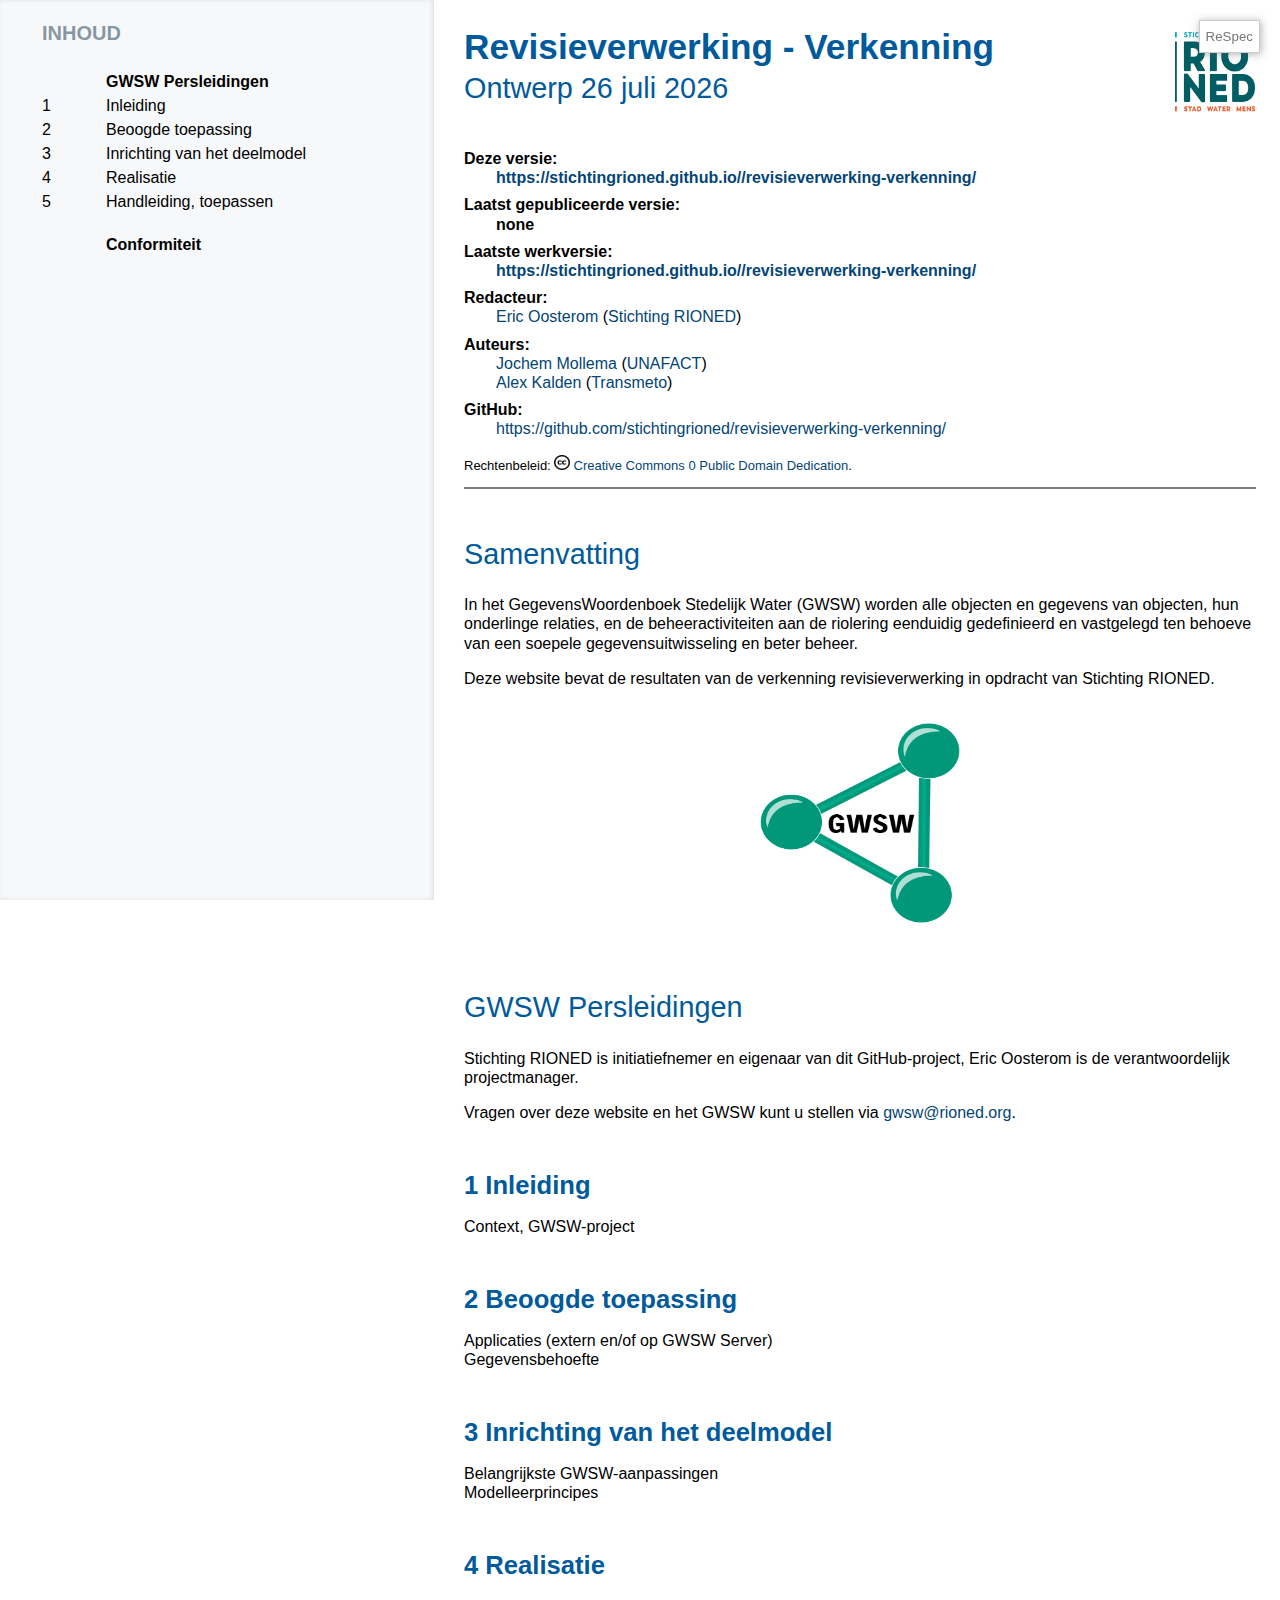
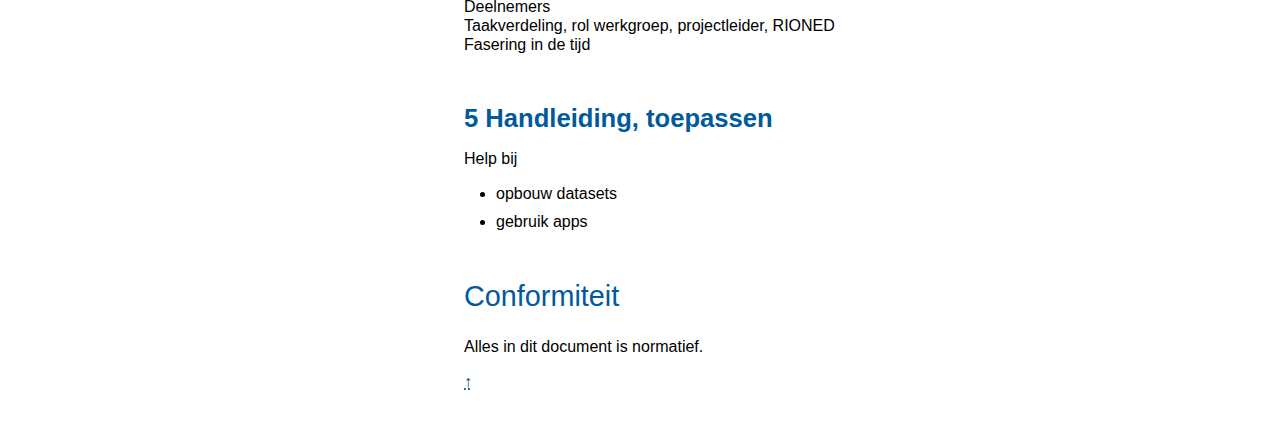
<file: index.html>
<!DOCTYPE html>
<html lang="nl">

<head>
  <meta charset='utf-8'>
  <meta name="viewport" content="width=device-width">
  <title>Revisieverwerking - Verkenning</title>
  <link rel='shortcut icon' type='image/x-icon' href='media/GWSW LogoSmall.ico.gif' />
  <script src='builds/respec-rioned.js' async class='remove'></script>
  <script src="./config.js" class='remove'></script>
</head>

<body>
  <script src="./reload.js" class='remove'></script> <!-- bouwfase (20230522) -->
  <!-- section data-format="markdown" data-include="bp-gwsw.md" --></section>

  <div id='abstract'>
    <p>
      In het GegevensWoordenboek Stedelijk Water (GWSW) worden alle objecten en gegevens van objecten, hun onderlinge
      relaties, en de beheeractiviteiten aan de riolering eenduidig gedefinieerd en vastgelegd ten behoeve van een
      soepele gegevensuitwisseling en beter beheer.
    </p>
    <p>
      Deze website bevat de resultaten van de verkenning revisieverwerking in opdracht van Stichting RIONED.
    </p>
  </div>
  <div id="logo">
    <a href="https://data.gwsw.nl" style="margin-top:2em;"><img class="logo" src="media/GWSW Logo.png"
        alt="GWSW Logo"></a>
  </div>
  <section data-format="markdown" data-include="main.md"></section>
  <!-- onderdruk de melding "niet normatief"
      <section class="informative" data-format="markdown" data-include="main.md"></section>
      -->

  <!-- This section is filled automatically by ReSpec. -->
  <!-- meldt "alles in dit document is (niet)normatief" -->
  <section id='conformance'></section>

</body>

</html>
</file>
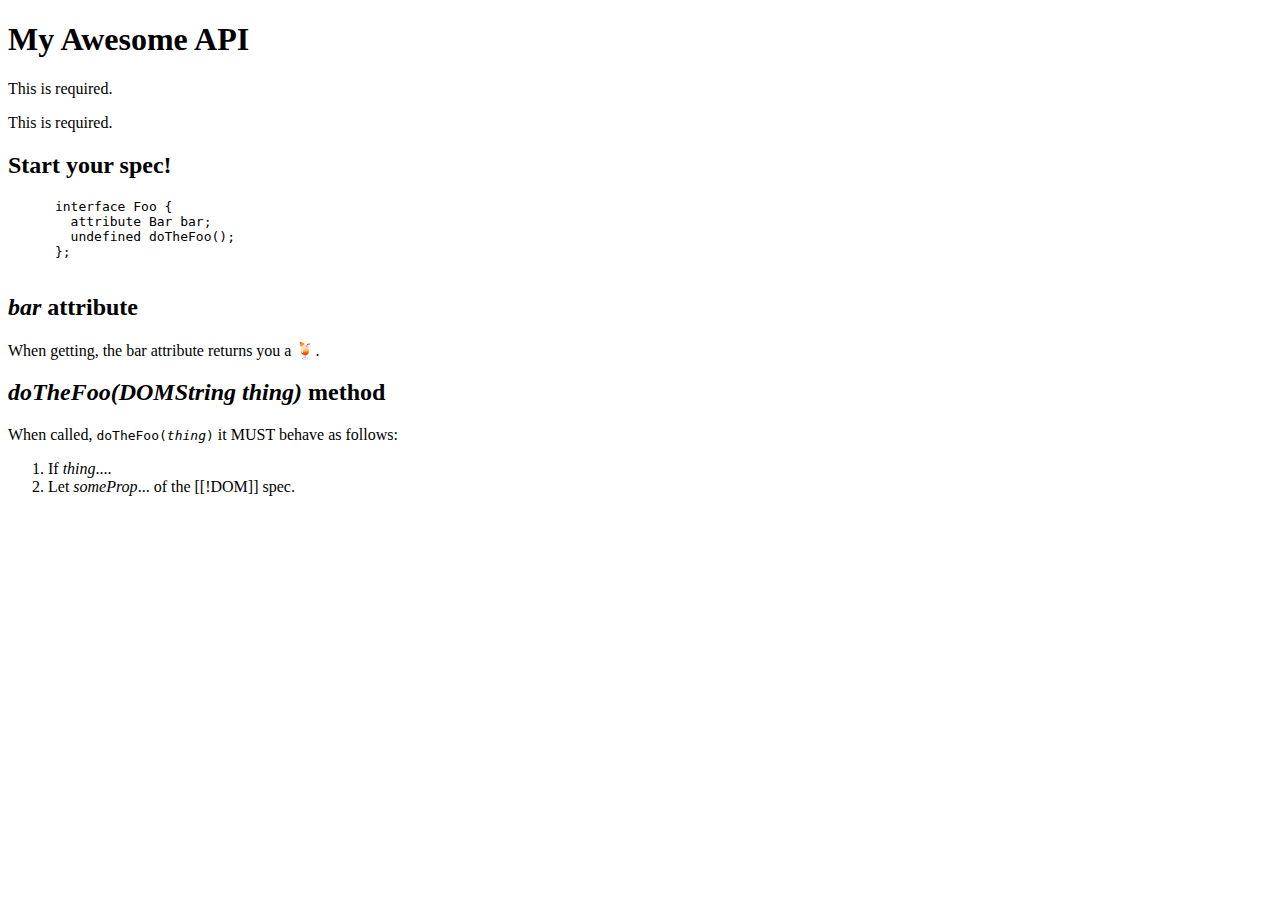
<file: archive/starter.html>
<!DOCTYPE html>
<html>
  <head>
    <meta charset='utf-8'>
    <script src='https://www.w3.org/Tools/respec/respec-w3c' async class='remove'></script>
    <script class='remove'>
      var respecConfig = {
        specStatus: "unofficial",
        editors: [{
          name: "Your Name",
          url: "http://your-site.com",
        }],
        github: "https://github.com/user/my-awesome-api",
      };
    </script>
  </head>
  <body>
    <h1>My Awesome API</h1>
    <section id='abstract'>
      <p>
        This is required.
      </p>
    </section>
    <section id='sotd'>
      <p>
        This is required.
      </p>
    </section>
    <section data-dfn-for="Foo" data-link-for="Foo">
      <h2>Start your spec!</h2>
      <pre class="idl">
      interface Foo {
        attribute Bar bar;
        undefined doTheFoo();
      };
      </pre>
      <section>
        <h2><dfn>bar</dfn> attribute</h2>
        <p>When getting, the <a>bar</a> attribute returns you a 🍹.</p>
      </section>
      <section>
        <h2><dfn>doTheFoo(DOMString thing)</dfn> method</h2>
        <p>When called, <code>doTheFoo(<var>thing</var>)</code> it MUST behave as follows:</p>
        <ol class="algorithm">
          <li>If <var>thing</var>....</li>
          <li>Let <var>someProp</var>... of the [[!DOM]] spec.</li>
        </ol>
      </section>
    </section>
    <section id='conformance'>
      <!-- This section is filled automatically by ReSpec. -->
    </section>
  </body>
</html>
</file>
